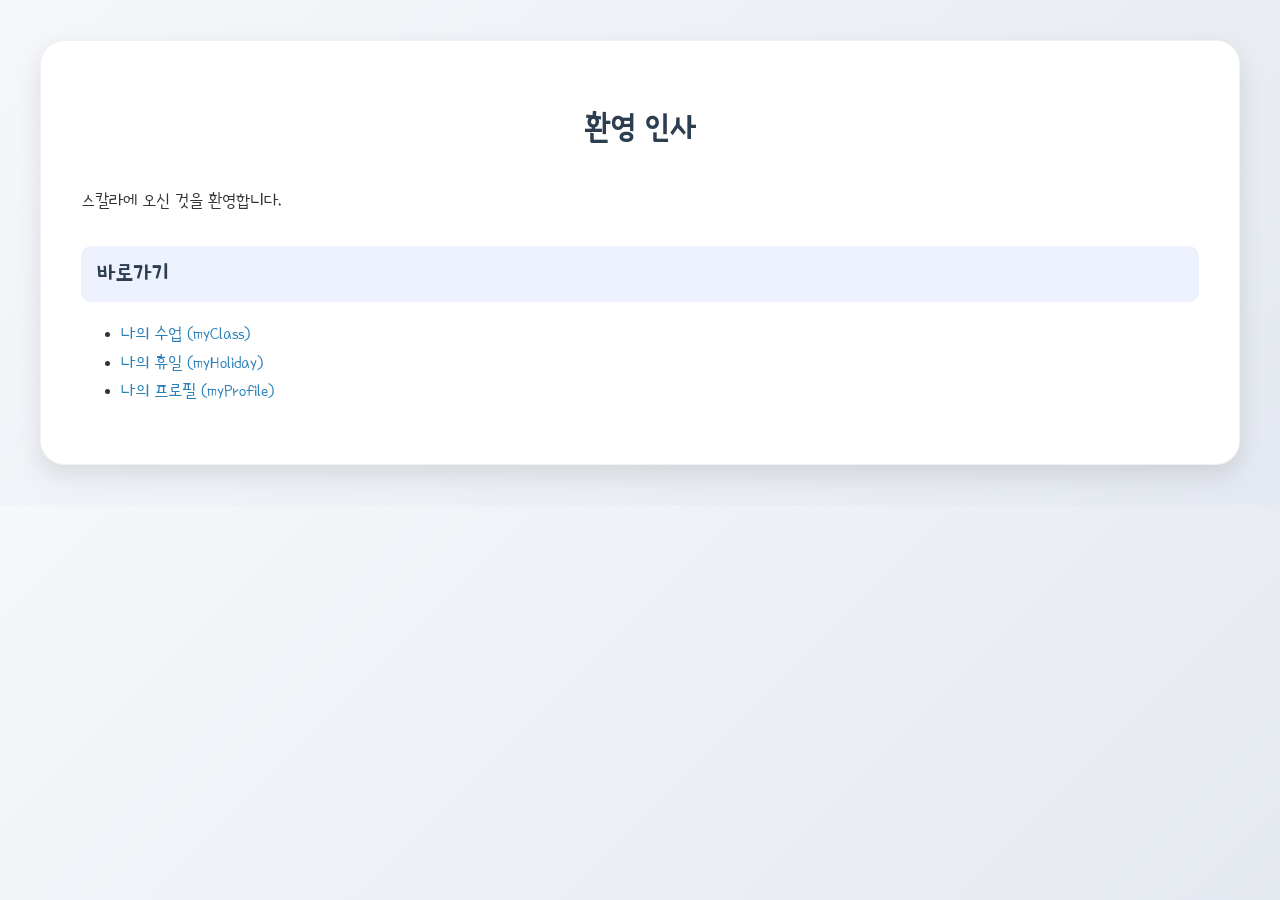
<file: html/index.html>
<!DOCTYPE html>
<html lang="en">
<head>
    <meta charset="UTF-8">
    <meta name="viewport" content="width=device-width, initial-scale=1.0">
    <title>Welcome SKALA</title>
    <link rel="stylesheet" href="../css/style.css">
</head>
<body>
    <div class="container">
        <h1>환영 인사</h1>
        <p>스칼라에 오신 것을 환영합니다.</p>
            <h2>바로가기</h2>
    <ul>
        <li><a href="myClass.html">나의 수업 (myClass)</a></li>
        <li><a href="myHoliday.html">나의 휴일 (myHoliday)</a></li>
        <li><a href="myProfile.html">나의 프로필 (myProfile)</a></li>
    </ul>
    </div>
</body>
</html>
</file>
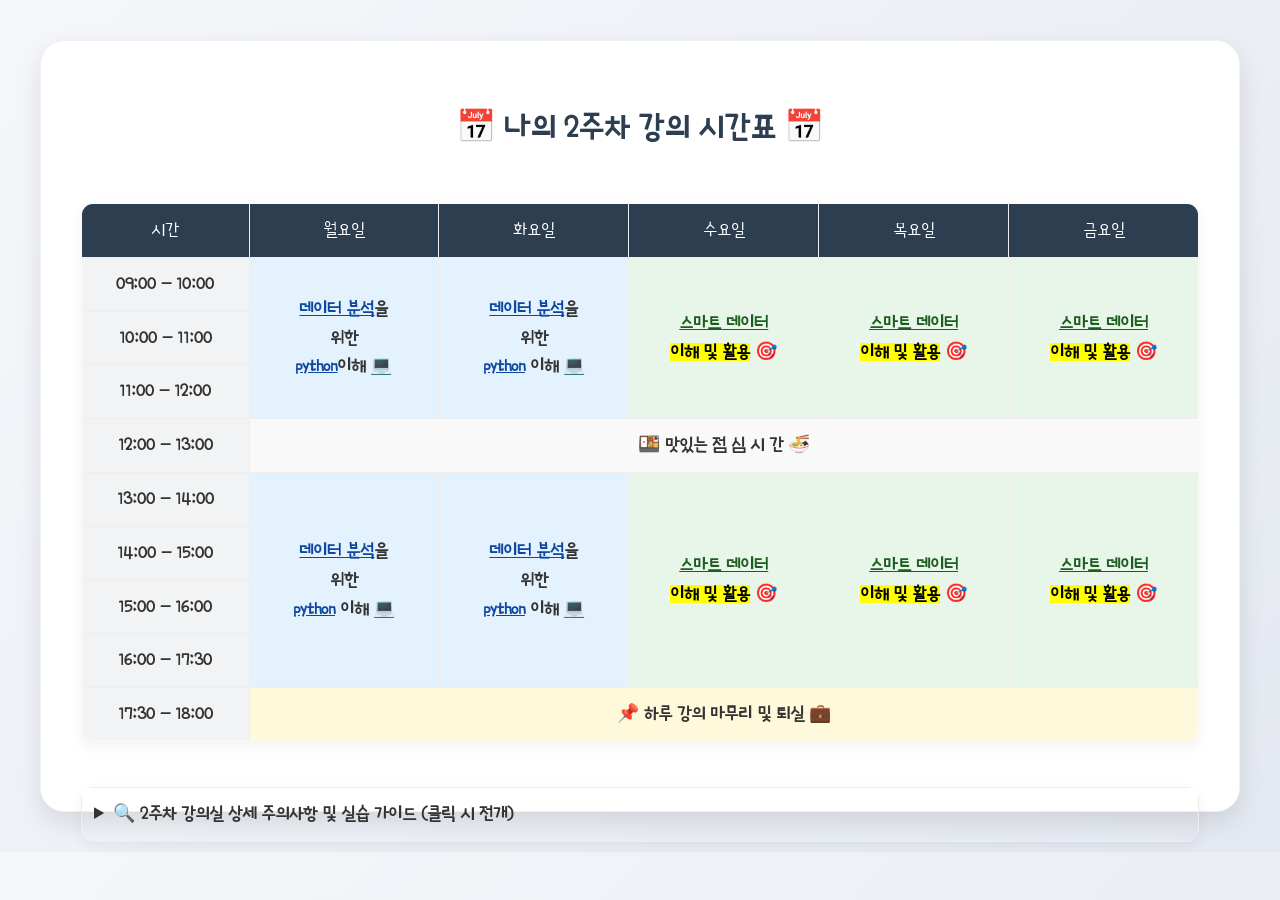
<file: html/myClass.html>
<!DOCTYPE html>
<html lang="ko">
<head>
    <meta charset="UTF-8">
    <meta name="viewport" content="width=device-width, initial-scale=1.0">
    <title>나의 2주차 강의 시간표</title>
    <link rel="stylesheet" href="../css/style.css">
</head>
<body>
    <div class="container" align="right">
        
        <h1 align="right">📅 나의 2주차 강의 시간표 📅</h1>
        
        <table border="1" cellpadding="10" cellspacing="0" align="right" width="85%" bgcolor="#fafafa">
            <thead>
                <tr bgcolor="#dee2e6">
                    <th width="15%">시간</th>
                    <th width="17%">월요일</th>
                    <th width="17%">화요일</th>
                    <th width="17%">수요일</th>
                    <th width="17%">목요일</th>
                    <th width="17%">금요일</th>
                </tr>
            </thead>
            <tbody>
                <tr align="center">
                    <td bgcolor="#f1f3f5"><strong>09:00 - 10:00</strong></td>
                    <td rowspan="3" bgcolor="#e3f2fd" title="장소 : 강의실 skala 202호">
                        <strong>
                            <a href="https://pandas.pydata.org" target="_blank" style="color: #0d47a1; text-decoration: underline;">데이터 분석</a>을 <br> 위한 <br>
                            <a href="https://www.python.org" target="_blank" style="color: #0d47a1; text-decoration: underline;"> python</a>이해 💻
                        </strong>
                    </td>
                    <td rowspan="3" bgcolor="#e3f2fd" title="장소 : 강의실 skala 202호">
                        <strong>
                            <a href="https://pandas.pydata.org" target="_blank" style="color: #0d47a1; text-decoration: underline;">데이터 분석</a>을 <br> 위한 <br>
                            <a href="https://www.python.org" target="_blank" style="color: #0d47a1; text-decoration: underline;">python</a> 이해 💻
                        </strong>
                    </td>
                    <td rowspan="3" bgcolor="#e8f5e9" title="장소 : 강의실 skala 202호">
                        <strong>
                            <a href="https://ko.wikipedia.org/wiki/빅데이터" target="_blank" style="color: #1b5e20; text-decoration: underline;">스마트 데이터</a><br>
                            <mark>이해 및 활용</mark> 🎯
                        </strong>
                    </td>
                    <td rowspan="3" bgcolor="#e8f5e9" title="장소 : 강의실 skala 202호">
                        <strong>
                            <a href="https://ko.wikipedia.org/wiki/빅데이터" target="_blank" style="color: #1b5e20; text-decoration: underline;">스마트 데이터</a><br>
                            <mark>이해 및 활용</mark> 🎯
                        </strong>
                    </td>
                    <td rowspan="3" bgcolor="#e8f5e9" title="장소 : 강의실 skala 202호">
                        <strong>
                            <a href="https://ko.wikipedia.org/wiki/빅데이터" target="_blank" style="color: #1b5e20; text-decoration: underline;">스마트 데이터</a><br>
                            <mark>이해 및 활용</mark> 🎯
                        </strong>
                    </td>
                </tr>
                <tr align="center">
                    <td bgcolor="#f1f3f5"><strong>10:00 - 11:00</strong></td>
                </tr>
                <tr align="center">
                    <td bgcolor="#f1f3f5"><strong>11:00 - 12:00</strong></td>
                </tr>
                
                <tr align="center" bgcolor="#ffe0b2">
                    <td bgcolor="#f1f3f5"><strong>12:00 - 13:00</strong></td>
                    <td colspan="5" title="점심 식사 및 휴식"><strong>🍱 맛있는 점 심 시 간 🍜</strong></td>
                </tr>
                
                <tr align="center">
                    <td bgcolor="#f1f3f5"><strong>13:00 - 14:00</strong></td>
                    <td rowspan="4" bgcolor="#e3f2fd" title="장소 : 강의실 skala 202호">
                        <strong>
                            <a href="https://pandas.pydata.org" target="_blank" style="color: #0d47a1; text-decoration: underline;">데이터 분석</a>을 <br> 위한 <br>
                            <a href="https://www.python.org" target="_blank" style="color: #0d47a1; text-decoration: underline;">python</a> 이해 💻
                        </strong>
                    </td>
                    <td rowspan="4" bgcolor="#e3f2fd" title="장소 : 강의실 skala 202호">
                        <strong>
                            <a href="https://pandas.pydata.org" target="_blank" style="color: #0d47a1; text-decoration: underline;">데이터 분석</a>을 <br> 위한 <br>
                            <a href="https://www.python.org" target="_blank" style="color: #0d47a1; text-decoration: underline;">python</a> 이해 💻
                        </strong>
                    </td>
                    <td rowspan="4" bgcolor="#e8f5e9" title="장소 : 강의실 skala 202호">
                        <strong>
                            <a href="https://ko.wikipedia.org/wiki/빅데이터" target="_blank" style="color: #1b5e20; text-decoration: underline;">스마트 데이터</a><br>
                            <mark>이해 및 활용</mark> 🎯
                        </strong>
                    </td>
                    <td rowspan="4" bgcolor="#e8f5e9" title="장소 : 강의실 skala 202호">
                        <strong>
                            <a href="https://ko.wikipedia.org/wiki/빅데이터" target="_blank" style="color: #1b5e20; text-decoration: underline;">스마트 데이터</a><br>
                            <mark>이해 및 활용</mark> 🎯
                        </strong>
                    </td>
                    <td rowspan="4" bgcolor="#e8f5e9" title="장소 : 강의실 skala 202호">
                        <strong>
                            <a href="https://ko.wikipedia.org/wiki/빅데이터" target="_blank" style="color: #1b5e20; text-decoration: underline;">스마트 데이터</a><br>
                            <mark>이해 및 활용</mark> 🎯
                        </strong>
                    </td>
                </tr>
                <tr align="center">
                    <td bgcolor="#f1f3f5"><strong>14:00 - 15:00</strong></td>
                </tr>
                <tr align="center">
                    <td bgcolor="#f1f3f5"><strong>15:00 - 16:00</strong></td>
                </tr>
                <tr align="center">
                    <td bgcolor="#f1f3f5"><strong>16:00 - 17:30</strong></td>
                </tr>
                
                <tr align="center" bgcolor="#fff9db">
                    <td bgcolor="#f1f3f5"><strong>17:30 - 18:00</strong></td>
                    <td colspan="5" title="하루 일과 정리 및 하교"><strong>📌 하루 강의 마무리 및 퇴실 💼</strong></td>
                </tr>
            </tbody>
        </table>
        
        <br clear="all">
        <br>

        <table border="0" width="85%" align="right">
        <tr>
            <td align="left">
                <details>
                    <summary><strong>🔍 2주차 강의실 상세 주의사항 및 실습 가이드 (클릭 시 전개)</strong></summary>
                    <hr width="100%" size="1" color="#cccccc">
                    <p>본 시간표는 2주차 학사 운영 기준이며, 원활한 실습을 위해 다음 기본 환경을 권장합니다.</p>
                    <ul>
                        <li><strong>실습 준비물:</strong> VS Code 설치, 개인 GitHub 리포지토리 구성</li>
                        <li><strong>자율 학습:</strong> 공강 시간 및 개인 프로젝트 시간에 skala 라운지 활용</li>
                        <li><strong>평가 요소:</strong> 기본 요구사항을 완벽히 충족, 지시되지 않은 내용을 추가로 실습 및 충분한 개인 실습</li>
                    </ul>
                </details>
            </td>
        </tr>
    </table>
    </div>

</body>
</html>
</file>
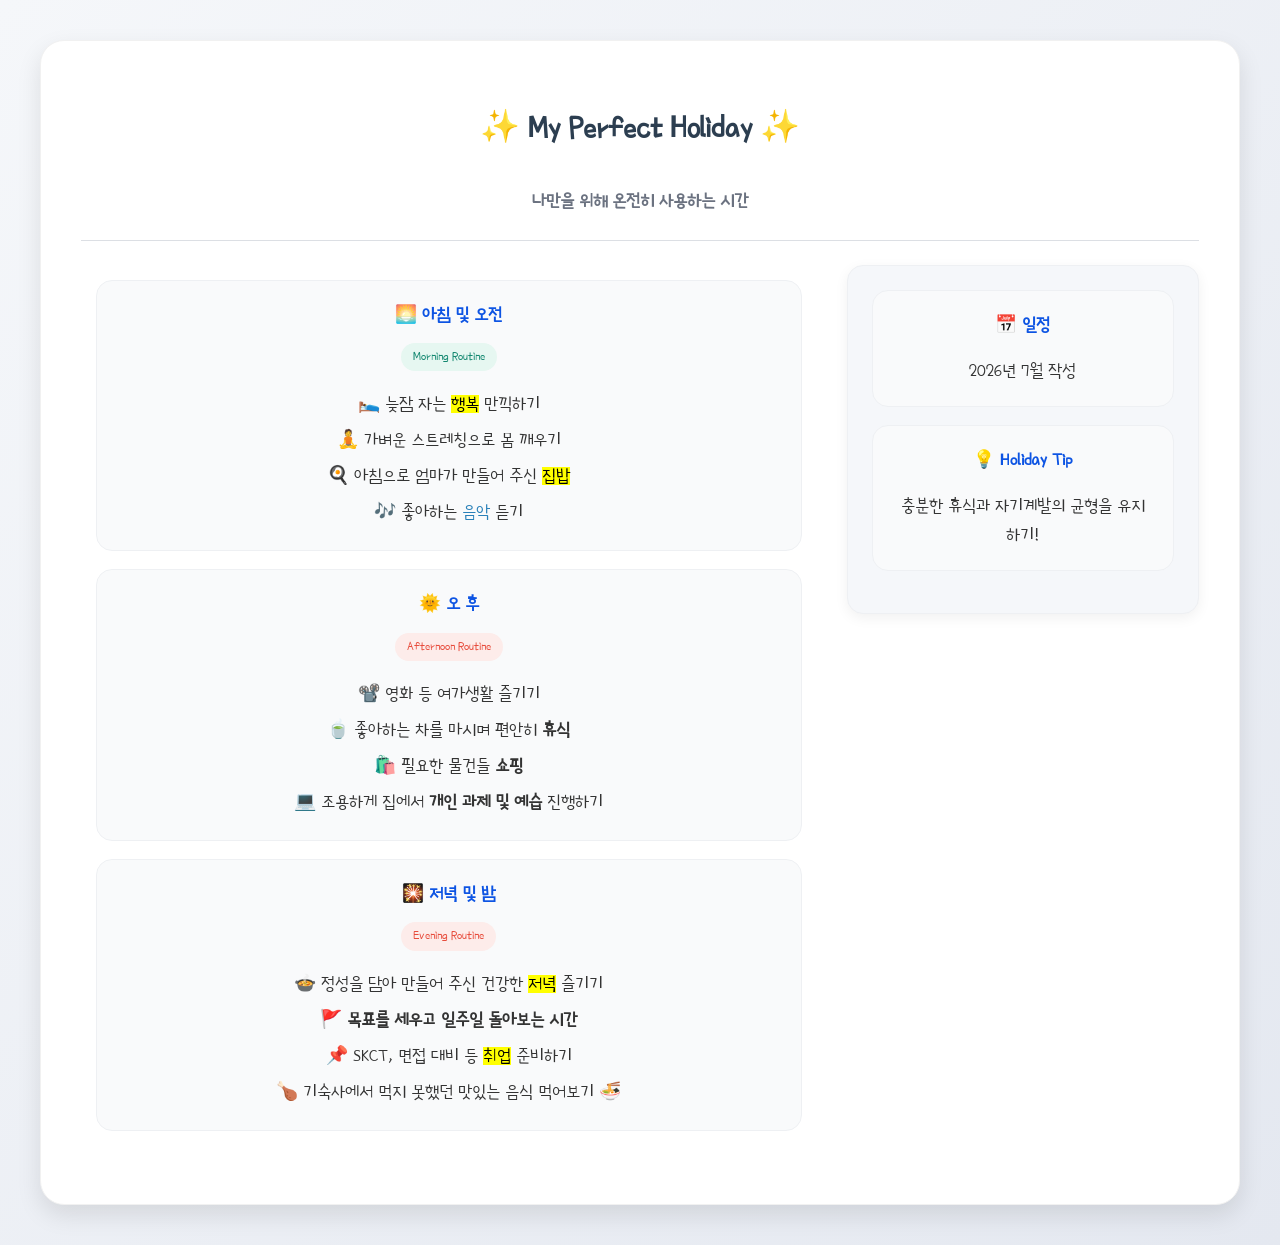
<file: html/myHoliday.html>
<!DOCTYPE html>
<html lang="ko">
<head>
    <meta charset="UTF-8">
    <meta name="viewport" content="width=device-width, initial-scale=1.0">
    <title>My Premium Holiday Routine</title>
    <link rel="stylesheet" href="../css/style.css">
</head>
<body>

<div class="container">

    <header>
        <h1>✨ My Perfect Holiday ✨</h1>
        <p style="text-align: center; color: var(--sub-text-color);"><strong>나만을 위해 온전히 사용하는 시간</strong></p>
    </header>

    <hr>

    <div class="content-wrapper">
        
        <!-- 메인 콘텐츠 영역 -->
        <main>
            <!-- 카드 1: 아침 및 오전 -->
            <section class="trip-card">
                <h3 style="justify-content: center;">🌅 아침 및 오전</h3>
                <span class="tag" data-status="완료">Morning Routine</span>
                <div style="margin-top: 15px; line-height: 2;">
                    🛌 늦잠 자는 <mark>행복</mark> 만끽하기<br>
                    🧘 가벼운 스트레칭으로 몸 깨우기<br>
                    🍳 아침으로 엄마가 만들어 주신 <mark>집밥</mark><br>
                    🎶 좋아하는 <a href="https://youtu.be/SX_ViT4Ra7k?si=kSjFbBelu7foyZmR" target="_blank">음악</a> 듣기
                </div>
            </section>

            <!-- 카드 2: 오후 -->
            <section class="trip-card">
                <h3 style="justify-content: center;">🌞 오 후</h3>
                <span class="tag" data-status="예정">Afternoon Routine</span>
                <div style="margin-top: 15px; line-height: 2;">
                    📽️ 영화 등 여가생활 즐기기<br>
                    🍵 좋아하는 차를 마시며 편안히 <strong>휴식</strong><br>
                    🛍️ 필요한 물건들 <strong>쇼핑</strong><br>
                    💻 조용하게 집에서 <strong>개인 과제 및 예습</strong> 진행하기
                </div>
            </section>

            <!-- 카드 3: 저녁 및 밤 -->
            <section class="trip-card">
                <h3 style="justify-content: center;">🎇 저녁 및 밤</h3>
                <span class="tag" data-status="예정">Evening Routine</span>
                <div style="margin-top: 15px; line-height: 2;">
                    🍲 정성을 담아 만들어 주신 건강한 <mark>저녁</mark> 즐기기<br>
                    🚩 <strong>목표를 세우고 일주일 돌아보는 시간</strong><br>
                    📌 SKCT, 면접 대비 등 <mark>취업</mark> 준비하기<br>
                    🍗 기숙사에서 먹지 못했던 맛있는 음식 먹어보기 🍜
                </div>
            </section>
        </main>

        <!-- 사이드바 영역 -->
        <aside>
            <div class="section-box">
                <h3 style="justify-content: center;">📅 일정</h3>
                <p style="text-align: center; margin-bottom: 0;">2026년 7월 작성</p>
            </div>

            <div class="section-box">
                <h3 style="justify-content: center;">💡 Holiday Tip</h3>
                <p style="text-align: center; margin-bottom: 0;">충분한 휴식과 자기계발의 균형을 유지하기!</p>
            </div>
        </aside>

    </div>

</div>

</body>
</html>
</file>
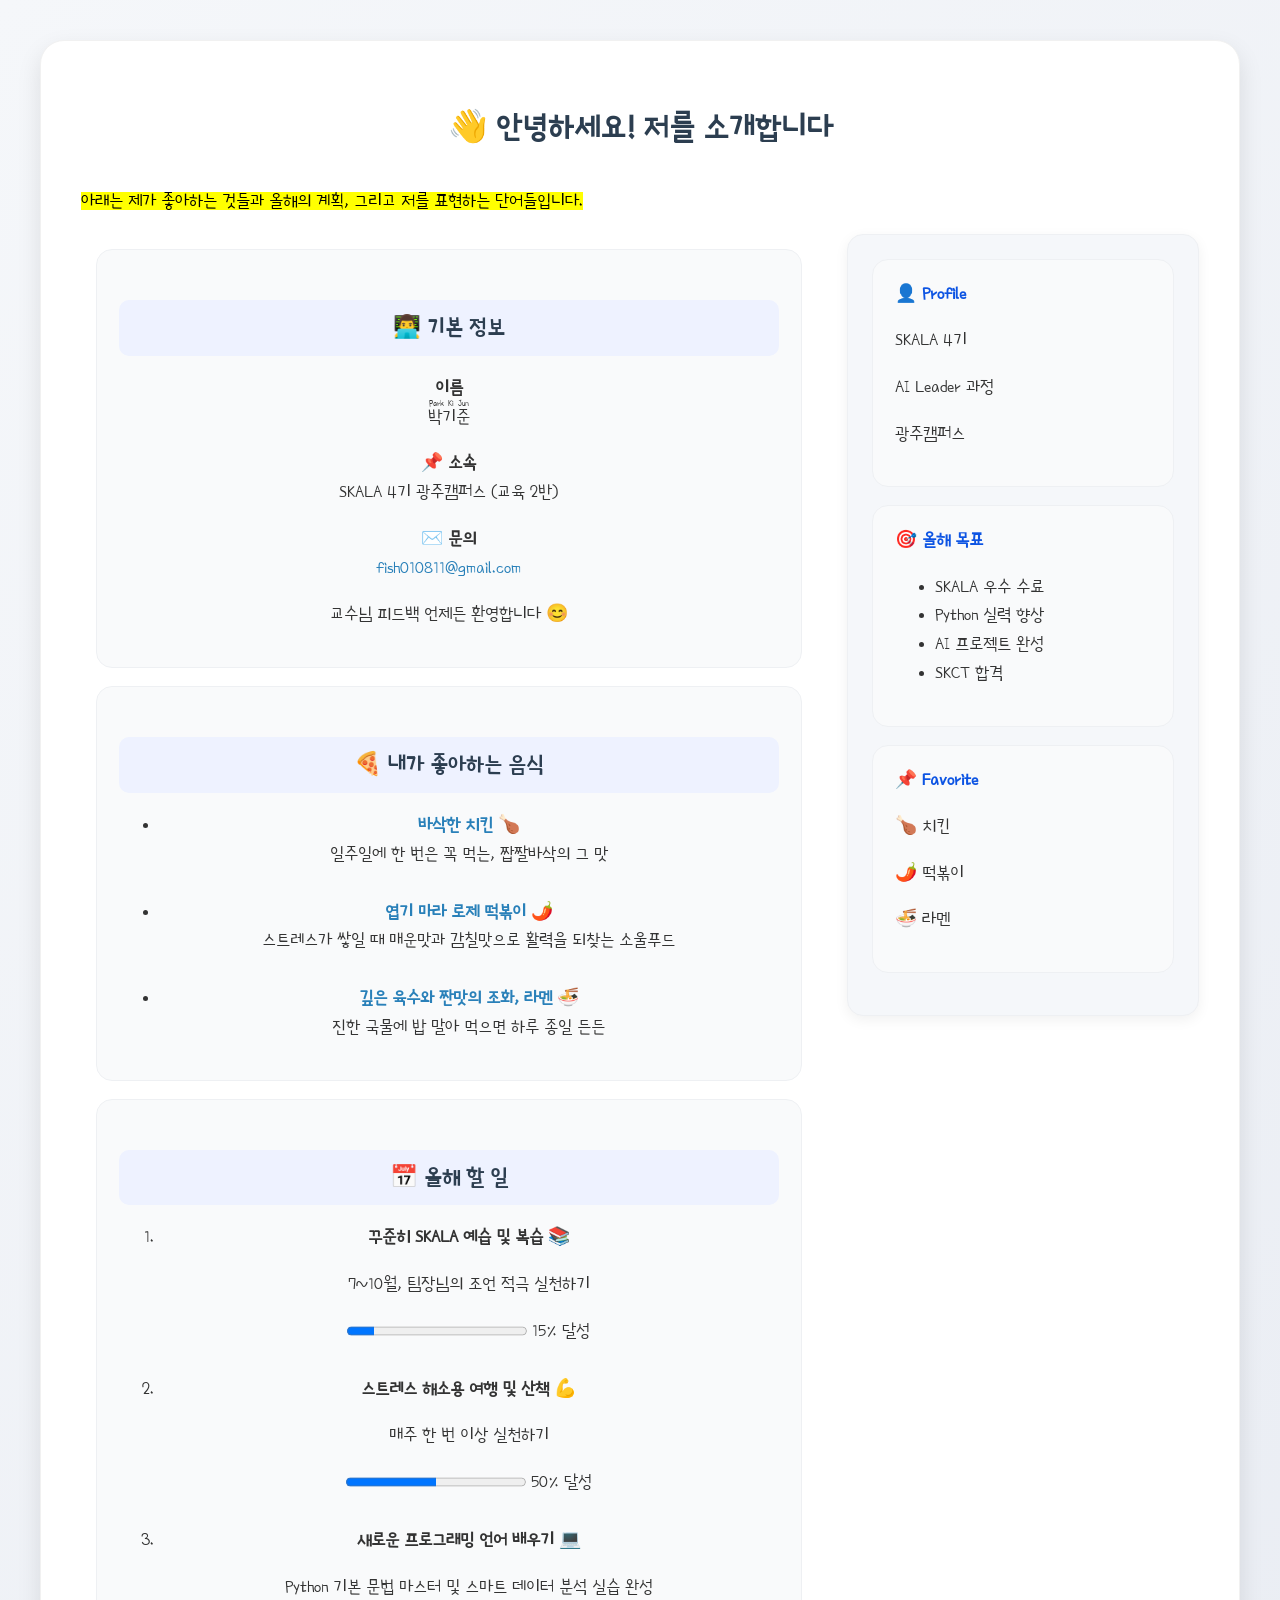
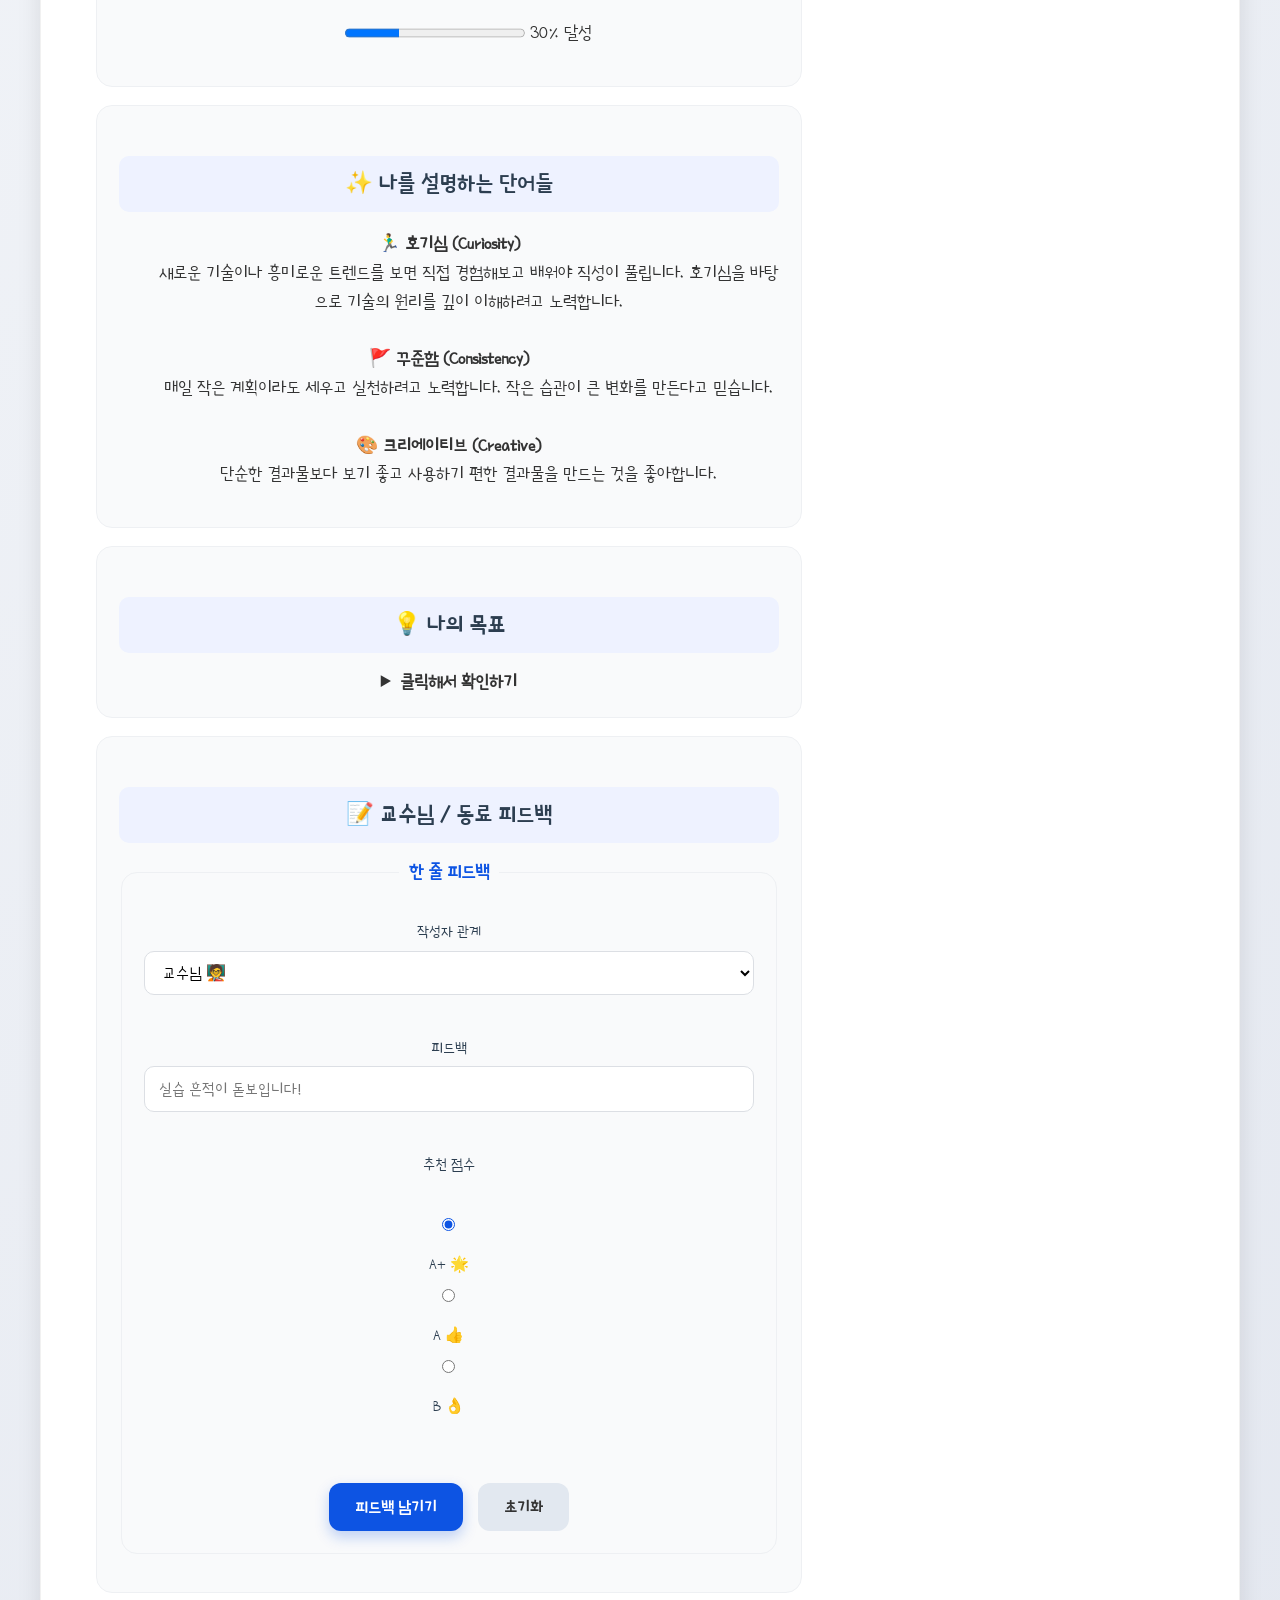
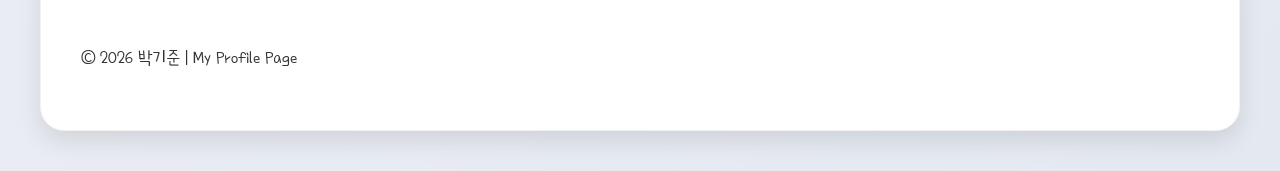
<file: html/myProfile.html>
<!DOCTYPE html>
<html lang="ko">
<head>
    <meta charset="UTF-8">
    <meta name="viewport" content="width=device-width, initial-scale=1.0">
    <title>😘 나의 프로필 페이지</title>
    <link rel="stylesheet" href="../css/style.css">
</head>

<body>

<div class="container">

    <header>
        <h1>👋 안녕하세요! 저를 소개합니다</h1>
        <p>
            <mark>아래는 제가 좋아하는 것들과 올해의 계획, 그리고 저를 표현하는 단어들입니다.</mark>
        </p>
    </header>

    <div class="content-wrapper">

        <main>

            <!-- 기본 정보 -->
            <section class="trip-card">

                <h2>👨‍💻 기본 정보</h2>

                <p>
                    <strong>이름</strong><br>
                    <ruby>박기준<rt>Park Ki Jun</rt></ruby>
                </p>

                <p>
                    📌 <strong>소속</strong><br>
                    SKALA 4기 광주캠퍼스 (교육 2반)
                </p>

                <p>
                    ✉️ <strong>문의</strong><br>
                    <a href="mailto:fish010811@gmail.com">
                        fish010811@gmail.com
                    </a>
                </p>

                <p>
                    교수님 피드백 언제든 환영합니다 😊
                </p>

            </section>

            <!-- 좋아하는 음식 -->
            <section class="trip-card">

                <h2>🍕 내가 좋아하는 음식</h2>

                <ul>

                    <li>
                        <a href="https://ko.wikipedia.org/wiki/치킨" target="_blank">
                            <strong>바삭한 치킨 🍗</strong>
                        </a>
                        <br>
                        일주일에 한 번은 꼭 먹는, 짭짤바삭의 그 맛
                    </li>

                    <br>

                    <li>
                        <a href="https://ko.wikipedia.org/wiki/떡볶이" target="_blank">
                            <strong>엽기 마라 로제 떡볶이 🌶️</strong>
                        </a>
                        <br>
                        스트레스가 쌓일 때 매운맛과 감칠맛으로 활력을 되찾는 소울푸드
                    </li>

                    <br>

                    <li>
                        <a href="https://ko.wikipedia.org/wiki/라멘" target="_blank">
                            <strong>깊은 육수와 짠맛의 조화, 라멘 🍜</strong>
                        </a>
                        <br>
                        진한 국물에 밥 말아 먹으면 하루 종일 든든
                    </li>

                </ul>

            </section>

            <!-- 올해 할 일 -->
            <section class="trip-card">

                <h2>📅 올해 할 일</h2>

                <ol>

                    <li>

                        <strong>꾸준히 SKALA 예습 및 복습 📚</strong>

                        <p>7~10월, 팀장님의 조언 적극 실천하기</p>

                        <progress value="15" max="100"></progress>

                        <span>15% 달성</span>

                    </li>

                    <br>

                    <li>

                        <strong>스트레스 해소용 여행 및 산책 💪</strong>

                        <p>매주 한 번 이상 실천하기</p>

                        <progress value="50" max="100"></progress>

                        <span>50% 달성</span>

                    </li>

                    <br>

                    <li>

                        <strong>새로운 프로그래밍 언어 배우기 💻</strong>

                        <p>Python 기본 문법 마스터 및 스마트 데이터 분석 실습 완성</p>

                        <progress value="30" max="100"></progress>

                        <span>30% 달성</span>

                    </li>

                </ol>

            </section>
            <!-- 나를 설명하는 단어 -->
            <section class="trip-card">

                <h2>✨ 나를 설명하는 단어들</h2>

                <dl>

                    <dt><strong>🏃‍♂️ 호기심 (Curiosity)</strong></dt>
                    <dd>
                        새로운 기술이나 흥미로운 트렌드를 보면 직접 경험해보고
                        배워야 직성이 풀립니다.
                        호기심을 바탕으로 기술의 원리를 깊이 이해하려고 노력합니다.
                    </dd>

                    <br>

                    <dt><strong>🚩 꾸준함 (Consistency)</strong></dt>
                    <dd>
                        매일 작은 계획이라도 세우고 실천하려고 노력합니다.
                        작은 습관이 큰 변화를 만든다고 믿습니다.
                    </dd>

                    <br>

                    <dt><strong>🎨 크리에이티브 (Creative)</strong></dt>
                    <dd>
                        단순한 결과물보다 보기 좋고 사용하기 편한 결과물을
                        만드는 것을 좋아합니다.
                    </dd>

                </dl>

            </section>


            <!-- 목표 -->
            <section class="trip-card">

                <h2>💡 나의 목표</h2>

                <details>

                    <summary><strong>클릭해서 확인하기</strong></summary>

                    <blockquote>

                        <p>

                            <em>

                                "최선을 다해 노력해서 SK에서 AI로 혁신을 이루는
                                리더가 되겠습니다.<br>

                                AXgenticWire를 활용하여 제조혁신과
                                디지털 팩토리를 구현하는 AI 개발자가 되고 싶습니다."

                            </em>

                        </p>

                    </blockquote>

                </details>

            </section>


            <!-- 피드백 -->
            <section class="trip-card">

                <h2>📝 교수님 / 동료 피드백</h2>

                <form
                    action="#"
                    method="get"
                    onsubmit="alert('과제 평가 감사드립니다!'); return false;">

                    <fieldset>

                        <legend>한 줄 피드백</legend>

                        <label for="role">
                            작성자 관계
                        </label>

                        <select id="role" name="role">

                            <option>교수님 🧑‍🏫</option>
                            <option>SKALA 동기 👥</option>
                            <option>외부 방문객 👤</option>

                        </select>

                        <br><br>

                        <label for="feedback">

                            피드백

                        </label>

                        <input
                            type="text"
                            id="feedback"
                            name="feedback"
                            placeholder="실습 흔적이 돋보입니다!"
                            required>

                        <br><br>

                        <label>

                            추천 점수

                        </label>

                        <br>

                        <input
                            type="radio"
                            id="score5"
                            name="score"
                            checked>

                        <label for="score5">
                            A+ 🌟
                        </label>

                        <input
                            type="radio"
                            id="score4"
                            name="score">

                        <label for="score4">
                            A 👍
                        </label>

                        <input
                            type="radio"
                            id="score3"
                            name="score">

                        <label for="score3">
                            B 👌
                        </label>

                        <br><br>

                        <input
                            type="submit"
                            value="피드백 남기기"
                            class="btn-submit">

                        <input
                            type="reset"
                            value="초기화"
                            class="btn-reset">

                    </fieldset>

                </form>

            </section>

        </main>


        <!-- 오른쪽 사이드 -->
        <aside>

            <div class="section-box">

                <h3>👤 Profile</h3>

                <p>
                    SKALA 4기
                </p>

                <p>
                    AI Leader 과정
                </p>

                <p>
                    광주캠퍼스
                </p>

            </div>

            <div class="section-box">

                <h3>🎯 올해 목표</h3>

                <ul>

                    <li>SKALA 우수 수료</li>

                    <li>Python 실력 향상</li>

                    <li>AI 프로젝트 완성</li>

                    <li>SKCT 합격</li>

                </ul>

            </div>

            <div class="section-box">

                <h3>📌 Favorite</h3>

                <p>🍗 치킨</p>

                <p>🌶️ 떡볶이</p>

                <p>🍜 라멘</p>

            </div>

        </aside>

    </div>

    <footer>

        <p>

            © 2026 박기준 | My Profile Page

        </p>

    </footer>

</div>

</body>
</html>
</file>
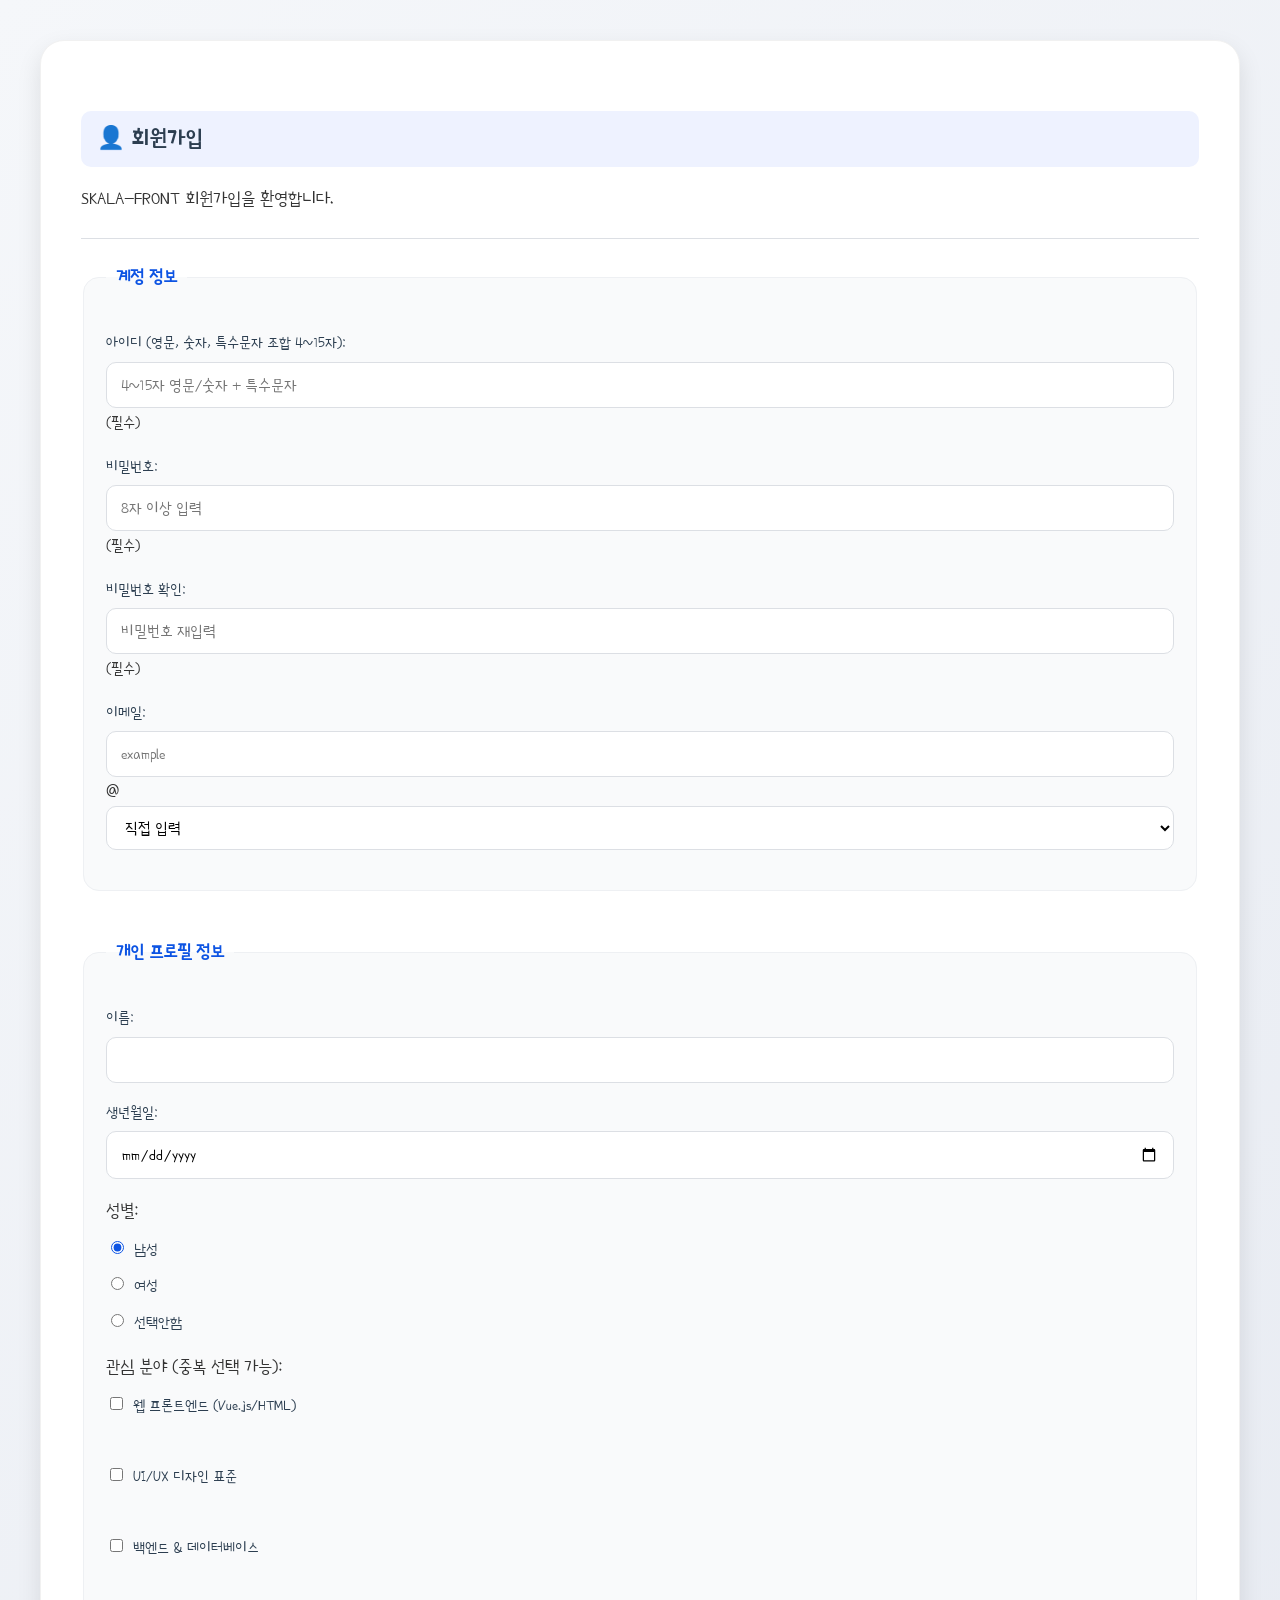
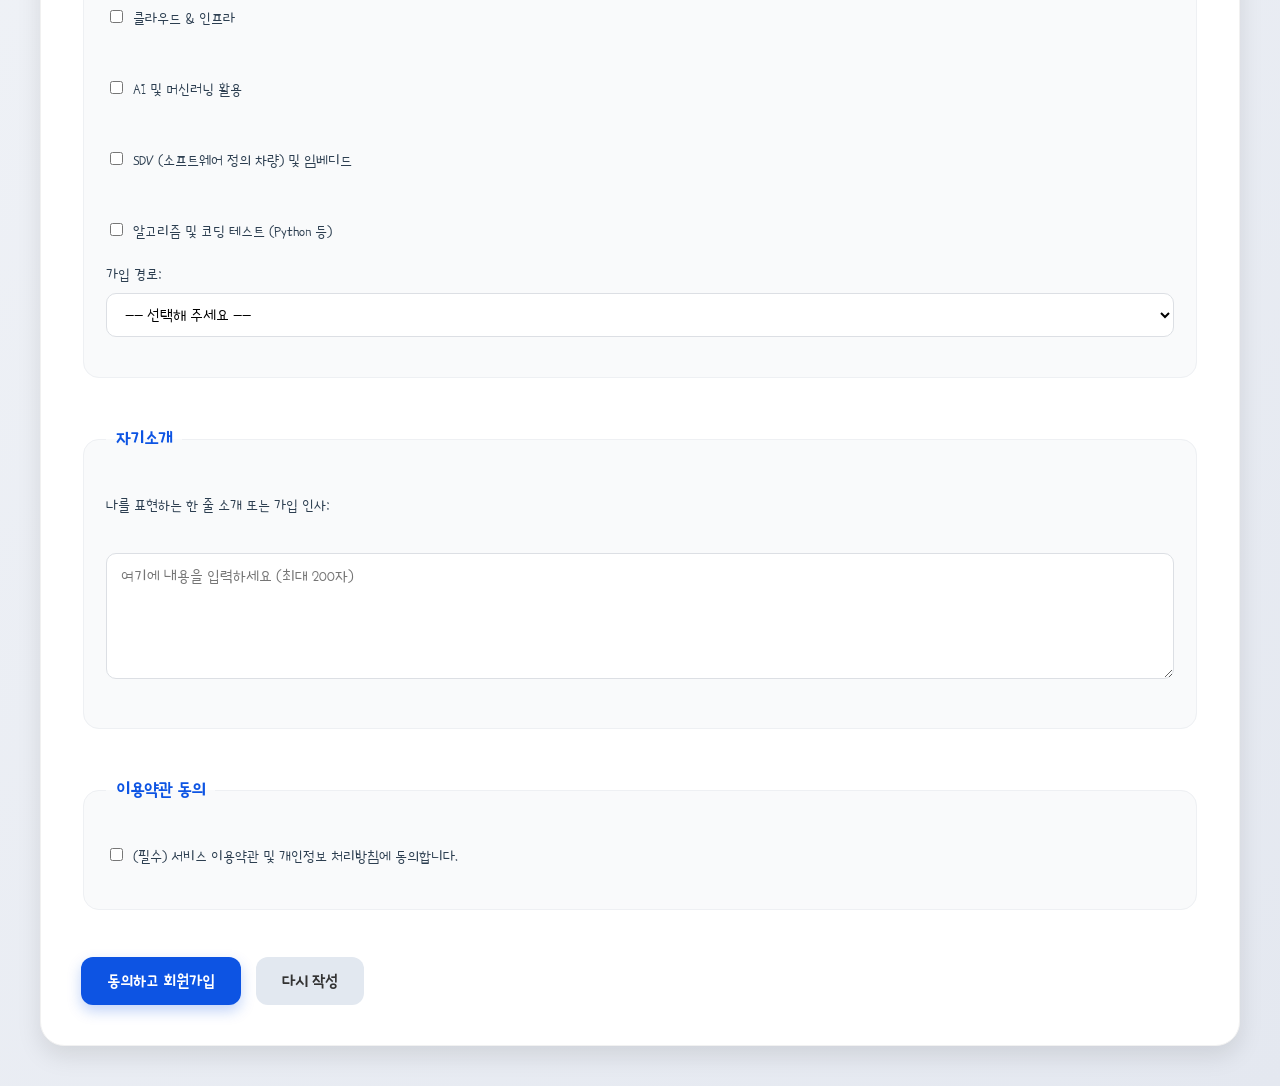
<file: html/signUp.html>
<!DOCTYPE html>
<html lang="ko">
<head>
    <meta charset="UTF-8">
    <meta name="viewport" content="width=device-width, initial-scale=1.0">
    <title>회원가입</title>
    <link rel="stylesheet" href="../css/style.css">
</head>
<body>
    <div class="container">

    <h2>👤 회원가입</h2>
    <p>SKALA-FRONT 회원가입을 환영합니다.</p>
    <hr>

    <form action="signUpResult.html" method="get" onsubmit="return validateForm()">
        
        <fieldset>
            <legend>계정 정보</legend>
            <p>
                <label for="userId">아이디 (영문, 숫자, 특수문자 조합 4~15자): </label>
                <input type="text" id="userId" name="userId" minlength="4" maxlength="15" required placeholder="4~15자 영문/숫자 + 특수문자">
                <span id="idMsg" class="validation-msg"></span>
                <small>(필수)</small>
            </p>
            <p>
                <label for="userPw">비밀번호: </label>
                <input type="password" id="userPw" name="userPw" minlength="8" required placeholder="8자 이상 입력">
                <small>(필수)</small>
            </p>

            <!-- 1. 비밀번호 확인 기능 추가 -->
            <p>
                <label for="userPwConfirm">비밀번호 확인: </label>
                <input type="password" id="userPwConfirm" name="userPwConfirm" minlength="8" required placeholder="비밀번호 재입력">
                <small>(필수)</small>
            </p>

            <p>
                <label for="userEmail">이메일: </label>
                <input type="text" id="userEmail" name="userEmail" placeholder="example">
                @
                <select name="emailDomain">
                    <option value="direct">직접 입력</option>
                    <option value="naver.com">naver.com</option>
                    <option value="gmail.com">gmail.com</option>
                    <option value="daum.net">daum.net</option>
                </select>
            </p>
        </fieldset>

        <br>

        <fieldset>
            <legend>개인 프로필 정보</legend>
            <p>
                <label for="userName">이름: </label>
                <input type="text" id="userName" name="userName" required>
            </p>
            <p>
                <label for="userBirth">생년월일: </label>
                <input type="date" id="userBirth" name="userBirth">
            </p>
            <p>
                성별: 
                <label><input type="radio" name="gender" value="male" checked> 남성</label>
                <label><input type="radio" name="gender" value="female"> 여성</label>
                <label><input type="radio" name="gender" value="none"> 선택안함</label>
            </p>

            <!-- 3. 관심 분야(도메인) 옵션 확장 -->
            <p>
                관심 분야 (중복 선택 가능): <br>
                <label><input type="checkbox" name="interest" value="frontend"> 웹 프론트엔드 (Vue.js/HTML)</label><br>
                <label><input type="checkbox" name="interest" value="uiux"> UI/UX 디자인 표준</label><br>
                <label><input type="checkbox" name="interest" value="backend"> 백엔드 & 데이터베이스</label><br>
                <label><input type="checkbox" name="interest" value="devops"> 클라우드 & 인프라</label><br>
                <label><input type="checkbox" name="interest" value="ai"> AI 및 머신러닝 활용</label><br>
                <label><input type="checkbox" name="interest" value="sdv"> SDV (소프트웨어 정의 차량) 및 임베디드</label><br>
                <label><input type="checkbox" name="interest" value="algorithm"> 알고리즘 및 코딩 테스트 (Python 등)</label>
            </p>
            
            <p>
                <label for="joinPath">가입 경로: </label>
                <select id="joinPath" name="joinPath">
                    <option value="" disabled selected>-- 선택해 주세요 --</option>
                    <option value="search">인터넷 검색</option>
                    <option value="friend">지인 추천</option>
                    <option value="sns">SNS 광고</option>
                    <option value="etc">기타</option>
                </select>
            </p>
        </fieldset>

        <br>

        <fieldset>
            <legend>자기소개</legend>
            <p>
                <label for="intro">나를 표현하는 한 줄 소개 또는 가입 인사:</label><br>
                <textarea id="intro" name="intro" rows="5" cols="50" placeholder="여기에 내용을 입력하세요 (최대 200자)"></textarea>
            </p>
        </fieldset>

        <br>

        <!-- 2. 약관 동의 체크박스 추가 -->
        <fieldset>
            <legend>이용약관 동의</legend>
            <p>
                <label>
                    <input type="checkbox" name="agreeTerms" required> 
                    (필수) 서비스 이용약관 및 개인정보 처리방침에 동의합니다.
                </label>
            </p>
        </fieldset>

        <br>

        <input type="submit" class="btn-submit" value="동의하고 회원가입">
        <input type="reset" class="btn-reset" value="다시 작성">

    </form>

    </div>
    
    <script>
        function validateForm() {
            const userId = document.getElementById('userId').value;
            const idRegex = /^(?=.*[a-zA-Z])(?=.*[0-9])(?=.*[!@#$%^&*]).{4,15}$/;
            if (!idRegex.test(userId)) {
                alert("아이디는 영문, 숫자, 특수문자를 포함한 4~15자여야 합니다.");
                return false;
            }

            // 추가된 비밀번호 확인 로직
            const userPw = document.getElementById('userPw').value;
            const userPwConfirm = document.getElementById('userPwConfirm').value;
            
            if (userPw !== userPwConfirm) {
                alert("입력하신 비밀번호가 일치하지 않습니다.");
                return false; // 제출 중단
            }

            return true;
        }
    </script>
</body>
</html>
</file>
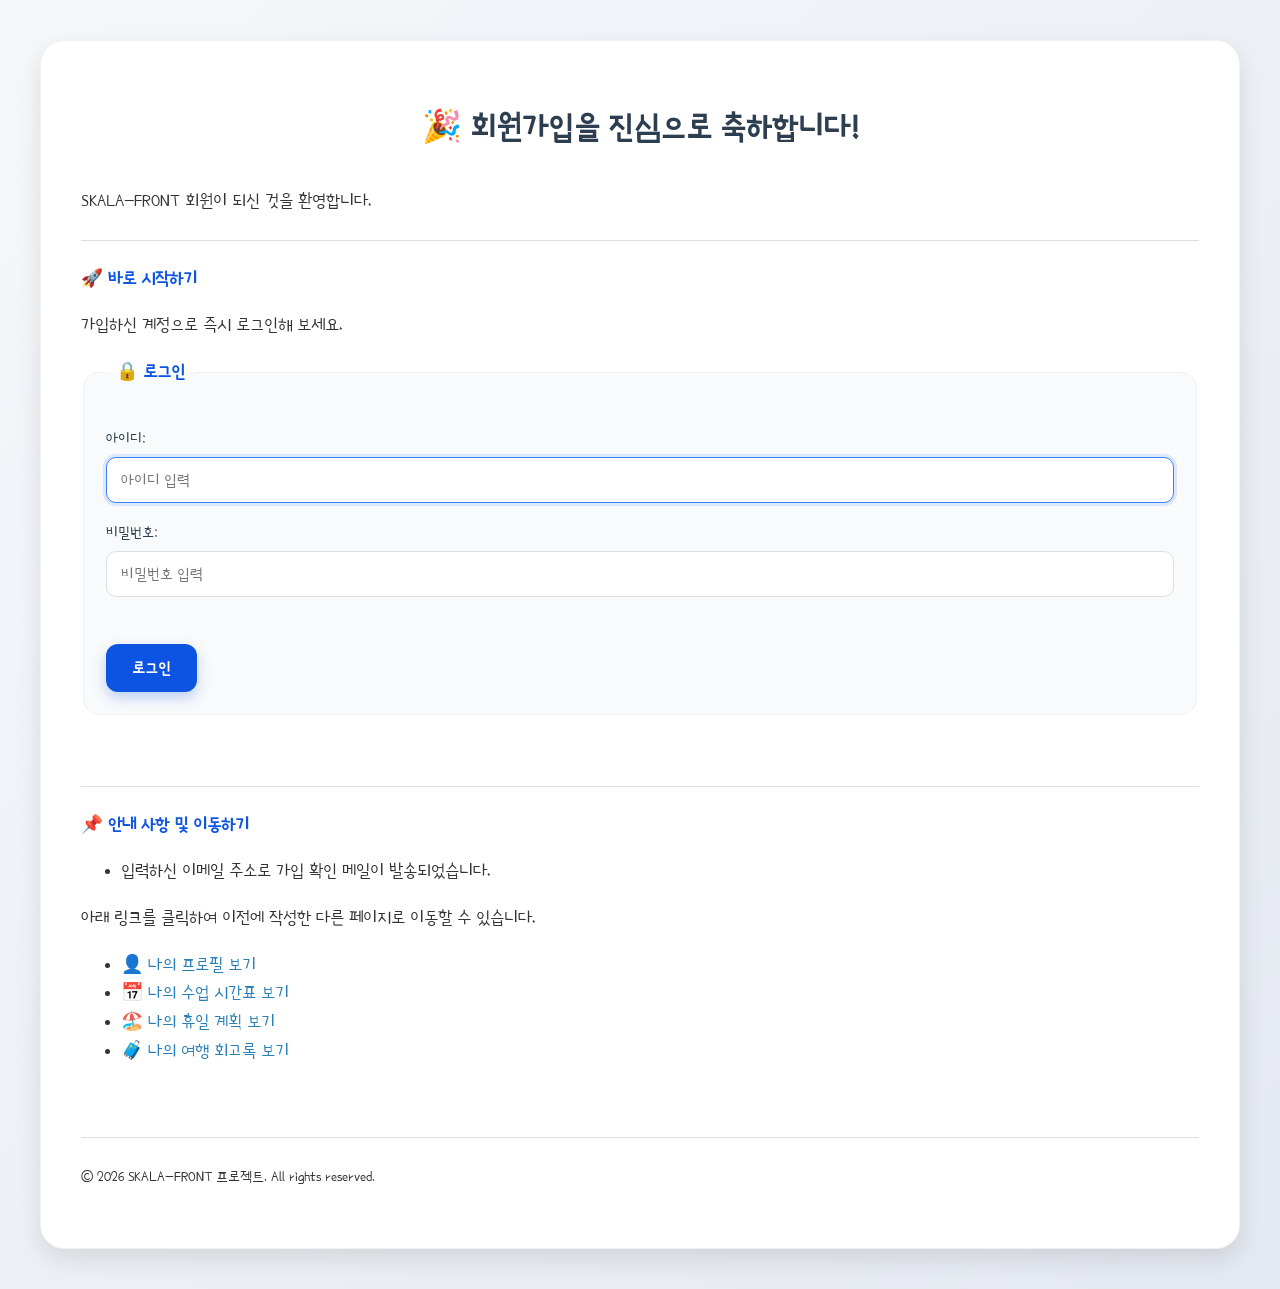
<file: html/signUpResult.html>
<!DOCTYPE html>
<html lang="ko">
<head>
    <meta charset="UTF-8">
    <meta name="viewport" content="width=device-width, initial-scale=1.0">
    <title>회원가입 완료 - 환영합니다!</title>
    <link rel="stylesheet" href="../css/style.css">
</head>
<body>
    <div class="container">

    <h1>🎉 회원가입을 진심으로 축하합니다!</h1>
    <p>SKALA-FRONT 회원이 되신 것을 환영합니다.</p>
    <hr>

    <h3>🚀 바로 시작하기</h3>
    <p>가입하신 계정으로 즉시 로그인해 보세요.</p>
    
    <!-- 폼 태그를 활용한 로그인 섹션 추가 -->
    <form action="index(new).html" method="get">
        <fieldset>
            <legend>🔒 로그인</legend>
            <p>
                <label for="loginId">아이디: </label>
                <input type="text" id="loginId" name="loginId" required placeholder="아이디 입력" autofocus>
            </p>
            <p>
                <label for="loginPw">비밀번호: </label>
                <input type="password" id="loginPw" name="loginPw" required placeholder="비밀번호 입력">
            </p>
            <br>
            <button type="submit" class="btn-submit">로그인</button>
        </fieldset>
    </form>

    <br>
    <hr>

    <h3>📌 안내 사항 및 이동하기</h3>
    <ul>
        <li>입력하신 이메일 주소로 가입 확인 메일이 발송되었습니다.</li>
    </ul>
    
    <p>아래 링크를 클릭하여 이전에 작성한 다른 페이지로 이동할 수 있습니다.</p>
    <ul>
        <li><a href="myProfile.html">👤 나의 프로필 보기</a></li>
        <li><a href="myClass.html">📅 나의 수업 시간표 보기</a></li>
        <li><a href="myHoliday.html">🏖️ 나의 휴일 계획 보기</a></li>
        <li><a href="myTrip.html">🧳 나의 여행 회고록 보기</a></li>
    </ul>

    <br>
    <hr>
    <p><small>© 2026 SKALA-FRONT 프로젝트. All rights reserved.</small></p>

    </div>
</body>
</html>
</file>
<file: css/style.css>
/* ==========================================================================
   [미션 1] 전역 스타일 & 변수 (CSS 기초)
   ========================================================================== */
@import url('https://fonts.googleapis.com/css2?family=Poor+Story&display=swap');

:root {
    --primary-color: #0d54e3;
    --primary-rgb: 13, 84, 227;        /* rgba(var(--primary-rgb), 0.x) 형태로 활용 */
    --primary-light: #eef2ff;
    --main-text-color: #333;
    --sub-text-color: #6b7280;
    --bg-color: #f5f7fa;
    --accent-color: #2c3e50;
    --input-border: #dcdfe4;
    --input-focus: #3b82f6;
    --table-zebra: #f9f9f9;
    --success-color: #12876f;
    --danger-color: #e74c3c;
    --nav-accent: #16a085;             /* 내비게이션 전용 포인트(청록) */
    --shadow: 0 4px 14px rgba(0, 0, 0, 0.06);
    --shadow-hover: 0 10px 24px rgba(0, 0, 0, 0.1);
    --radius: 16px;
}

* { box-sizing: border-box; }

html { scroll-behavior: smooth; } /* 앵커 이동 시 부드러운 스크롤 */

body {
    font-family: 'Poor Story', sans-serif;
    line-height: 1.6;
    color: var(--main-text-color);
    background: linear-gradient(135deg, #f5f7fa 0%, #e4e8f0 100%);
    font-size: 18px;
    margin: 0;
}

h1 {
    color: var(--accent-color);
    font-size: 2rem;
    text-align: center;
    padding-bottom: 12px;
}

h2 {
    color: var(--accent-color);
    font-size: 1.4rem;
    background-color: var(--primary-light);
    padding: 10px 16px;
    border-radius: 10px;
    margin: 30px 0 15px 0;
}

h3 {
    color: var(--primary-color);
    font-size: 1.1rem;
    margin-top: 10px;
}

a {
    color: #2980b9;
    text-decoration: none;
    transition: 0.3s;
}
a:hover { color: var(--primary-color); text-decoration: underline; }

hr {
    border: none;
    border-top: 1px solid var(--input-border);
    margin: 24px 0;
}

/* ==========================================================================
   [미션 2] 박스 모델 & 레이아웃 - 카드형 UI
   ========================================================================== */
.container {
    max-width: 1200px;
    margin: 40px auto;
    padding: 40px;
    background-color: #fff;
    border-radius: 24px;
    box-shadow: var(--shadow-hover);
    border: 1px solid #f1f1f1;
}

.section-box, .trip-card {
    background-color: #f9fafb;
    border: 1px solid #eef0f3;
    border-radius: var(--radius);
    padding: 20px 22px;
    margin-bottom: 18px;
}

.section-box > h3, .trip-card > h3 {
    display: flex;
    align-items: center;
    gap: 8px;
    margin-top: 0;
    margin-bottom: 12px;
}

/* 이미지/영상이 HTML width 속성과 상관없이 부모(카드) 폭에 맞게 자동으로 줄어들도록 처리 */
.trip-card img,
video {
    max-width: 100%;
    height: auto;
    border-radius: 10px;
    display: block;
}

.trip-card {
    text-align: center;   /* 이미지+캡션 텍스트를 카드 중앙 정렬 */
}

.tag {
    display: inline-block;
    padding: 4px 12px;
    border-radius: 999px;
    font-size: 0.8rem;
    background-color: var(--primary-light);
    color: var(--primary-color);
}
.tag[data-status="완료"] { background-color: #e6f7f1; color: var(--success-color); }
.tag[data-status="예정"] { background-color: #fdecea; color: var(--danger-color); }

table {
    width: 100%;
    border-collapse: collapse;
    margin-top: 16px;
    border-radius: 12px;
    overflow: hidden;
    box-shadow: var(--shadow);
}
th, td { padding: 12px; border: 1px solid #eee; }
th { background-color: var(--accent-color); color: #fff; font-weight: normal; }
tbody tr:nth-child(even) { background-color: var(--table-zebra); }
tbody tr:hover { background-color: var(--primary-light); }

/* ==========================================================================
   [미션 3] 회원가입 폼 - 필박스 스타일
   ========================================================================== */
fieldset {
    background-color: #f9fafb;
    border: 1px solid #eef0f3;
    border-radius: var(--radius);
    padding: 22px;
    margin-bottom: 18px;
}
legend {
    padding: 0 10px;
    font-weight: bold;
    color: var(--primary-color);
}

label {
    display: block;
    margin: 12px 0 6px;
    font-size: 0.95rem;
    color: var(--accent-color);
}

input[type="text"], input[type="password"], input[type="date"], select, textarea {
    width: 100%;
    padding: 12px 14px;
    border: 1px solid var(--input-border);
    border-radius: 10px;
    background-color: #fff;
    font-family: inherit;
    font-size: 1rem;
    transition: border-color 0.25s, box-shadow 0.25s;
}

input:focus, select:focus, textarea:focus {
    border-color: var(--input-focus);
    outline: none;
    box-shadow: 0 0 0 3px rgba(59, 130, 246, 0.15);
}

input[type="checkbox"], input[type="radio"] {
    width: auto;
    accent-color: var(--primary-color);
    margin-right: 6px;
}

textarea { resize: vertical; min-height: 90px; }

.btn-submit, .btn-reset {
    padding: 14px 26px;
    border: none;
    border-radius: 12px;
    cursor: pointer;
    font-weight: bold;
    font-family: inherit;
    font-size: 1rem;
    transition: all 0.25s ease;      /* 미션3/6 중복분 통합 */
}

.btn-submit {
    background-color: var(--primary-color);
    color: #fff;
    box-shadow: 0 6px 14px rgba(var(--primary-rgb), 0.25); /* 변수와 색이 항상 동기화되도록 수정 */
}
.btn-submit:hover { background-color: var(--success-color); }
.btn-submit:active { transform: scale(0.97); }

.btn-reset {
    background-color: #e2e8f0;
    color: var(--main-text-color);
}
.btn-reset:hover { background-color: #cbd5e1; }

.btn-submit + .btn-reset, .btn-reset + .btn-submit { margin-left: 10px; }

/* 사이드바 미니게임 버튼 영역 - 세로로 쌓고 폭을 꽉 채움 */
.game-area {
    display: flex;
    flex-direction: column;
    gap: 10px;
}
.game-area h3 { margin-top: 0; }
.game-area .btn-submit { width: 100%; }

/* 키보드 탭 이동 접근성 */
.btn-submit:focus-visible, .btn-reset:focus-visible {
    outline: 2px solid var(--primary-color);
    outline-offset: 2px;
}

/* ==========================================================================
   [미션 4] Flex와 Grid로 레이아웃 잡기 (CSS 심화)
   ========================================================================== */
/* 상단 바로가기 메뉴 (Flexbox 가로 배치) */
nav ul {
    display: flex;
    list-style: none;
    padding: 0;
    gap: 20px;
}

nav a {
    padding: 8px 16px;
    border-radius: 4px;
}

/* 본문(main) + 사이드바(aside) 가로 배치 */
.content-wrapper {
    display: flex;
    gap: 30px;
    align-items: flex-start;
}

main {
    flex: 7;                          /* 전체 폭의 70% */
    padding: 15px;
}

aside {
    flex: 3;                          /* 전체 폭의 30% */
    background-color: var(--bg-color);
    padding: 24px;
    border-radius: var(--radius);
    box-shadow: var(--shadow);
    border: 1px solid #eef0f3;
}

/* 여행지 앨범 3열 바둑판 배치 (Grid) */
.trip-grid-container {
    display: grid;
    grid-template-columns: repeat(3, 1fr);
    gap: 20px;
}

/* ==========================================================================
   [미션 5] 반응형 미디어 쿼리 (768px 이하 태블릿/모바일)
   ========================================================================== */
@media (max-width: 768px) {
    nav ul {
        flex-direction: column;
        gap: 10px;
    }
    .content-wrapper {
        flex-direction: column;
        gap: 20px;
    }
    main, aside {
        width: 100%;
    }
    .trip-grid-container {
        grid-template-columns: 1fr;   /* 3열 -> 1열 */
    }
}

/* 480px 이하 소형 모바일 전용 추가 조정 */
@media (max-width: 480px) {
    .container { padding: 20px; margin: 20px 12px; border-radius: 18px; }
    .btn-submit, .btn-reset { width: 100%; margin: 6px 0 0 0 !important; }
}

/* ==========================================================================
   [미션 6] 부드러운 전환과 애니메이션
   ========================================================================== */
nav a {
    transition: background-color 0.3s ease, color 0.3s ease;
}
nav a:hover {
    background-color: var(--nav-accent);
    color: #fff;
}

.trip-card {
    transition: transform 0.3s ease, box-shadow 0.3s ease;
    animation: fadeInUp 0.6s ease-out both;   /* 카드 등장 애니메이션 */
}
.trip-card:hover {
    transform: translateY(-8px);
    box-shadow: 0 10px 20px rgba(0, 0, 0, 0.15);
}

/* 카드가 순서대로 하나씩 나타나도록 딜레이 부여 (그리드 내 최대 6개 기준) */
.trip-card:nth-child(1) { animation-delay: 0.05s; }
.trip-card:nth-child(2) { animation-delay: 0.15s; }
.trip-card:nth-child(3) { animation-delay: 0.25s; }
.trip-card:nth-child(4) { animation-delay: 0.35s; }
.trip-card:nth-child(5) { animation-delay: 0.45s; }
.trip-card:nth-child(6) { animation-delay: 0.55s; }

@keyframes fadeInUp {
    from { opacity: 0; transform: translateY(20px); }
    to   { opacity: 1; transform: translateY(0); }
}

header h1 {
    animation: fadeInUp 0.8s ease-out forwards;
}

/* 모션에 민감한 사용자를 위한 배려 (접근성) */
@media (prefers-reduced-motion: reduce) {
    * {
        animation-duration: 0.001ms !important;
        animation-iteration-count: 1 !important;
        transition-duration: 0.001ms !important;
    }
}

/* 마우스 올렸을 때 둥실 떠오르는 효과 */
aside section:last-child button:hover {
    transform: translateY(-2px);
    box-shadow: 0 4px 10px rgba(0,0,0,0.15);
}
</file>
